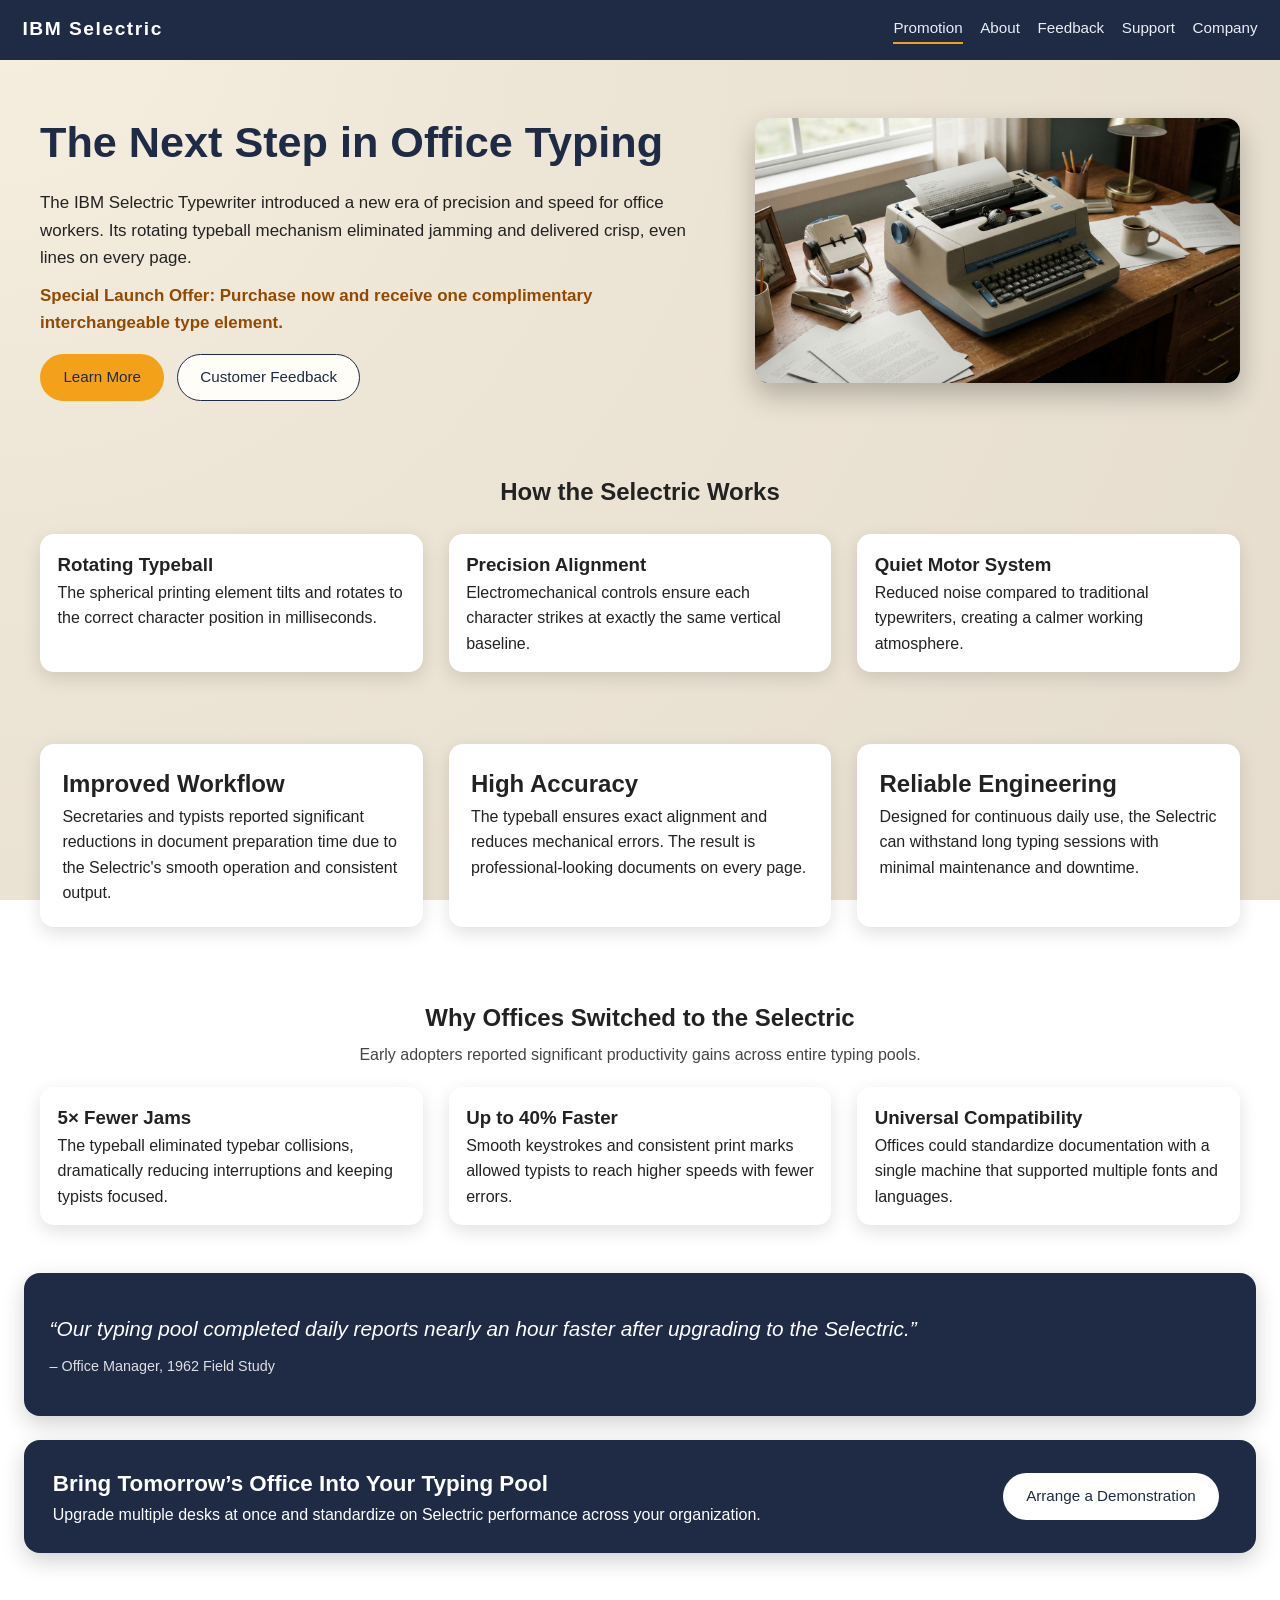
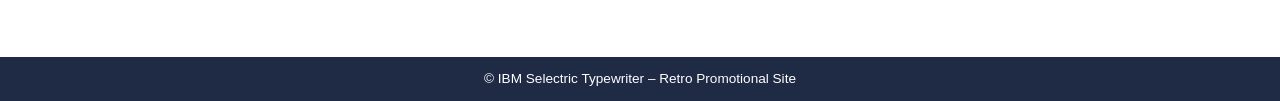
<file: ibm-selectric-site/index.html>
<!DOCTYPE html>
<html lang="en">
<head>
    <meta charset="UTF-8">
    <title>IBM Selectric Typewriter – Promotion Details</title>
    <meta name="viewport" content="width=device-width, initial-scale=1">
    <link rel="stylesheet" href="css/styles.css">
</head>

<body>
<header class="header">
    <div class="logo">IBM Selectric</div>

    <button class="menu-toggle" aria-label="Toggle Menu">☰</button>

    <nav class="nav">
        <a href="index.html" class="active">Promotion</a>
        <a href="about.html">About</a>
        <a href="feedback.html">Feedback</a>
        <a href="support.html">Support</a>
        <a href="company.html">Company</a>
    </nav>
</header>

<main>

    <!-- Hero section -->
    <section class="section hero" data-animate="fade-up">
        <div class="hero-text">
            <h1>The Next Step in Office Typing</h1>
            <p>
                The IBM Selectric Typewriter introduced a new era of precision and speed for office workers.
                Its rotating typeball mechanism eliminated jamming and delivered crisp, even lines on every page.
            </p>

            <p class="deal">
                Special Launch Offer: Purchase now and receive one complimentary interchangeable type element.
            </p>

            <div class="hero-actions">
                <a href="about.html" class="btn">Learn More</a>
                <a href="feedback.html" class="btn secondary">Customer Feedback</a>
            </div>
        </div>

        <!-- Hero image -->
        <div class="hero-img">
            <img src="img/selectric-hero.png" alt="IBM Selectric typewriter on a 1960s office desk">
        </div>
    </section>

    <!-- How It Works -->
    <section class="section how-it-works" data-animate="fade-up">
        <h2 class="center-text">How the Selectric Works</h2>

        <div class="hiw-grid">
            <article class="card small">
                <h3>Rotating Typeball</h3>
                <p>
                    The spherical printing element tilts and rotates to the correct character position in milliseconds.
                </p>
            </article>

            <article class="card small">
                <h3>Precision Alignment</h3>
                <p>
                    Electromechanical controls ensure each character strikes at exactly the same vertical baseline.
                </p>
            </article>

            <article class="card small">
                <h3>Quiet Motor System</h3>
                <p>
                    Reduced noise compared to traditional typewriters, creating a calmer working atmosphere.
                </p>
            </article>
        </div>
    </section>

    <!-- Feature cards -->
    <section class="section promo-grid" data-animate="fade-up">
        <article class="card">
            <h2>Improved Workflow</h2>
            <p>
                Secretaries and typists reported significant reductions in document preparation time due to
                the Selectric's smooth operation and consistent output.
            </p>
        </article>

        <article class="card">
            <h2>High Accuracy</h2>
            <p>
                The typeball ensures exact alignment and reduces mechanical errors. The result is
                professional-looking documents on every page.
            </p>
        </article>

        <article class="card">
            <h2>Reliable Engineering</h2>
            <p>
                Designed for continuous daily use, the Selectric can withstand long typing sessions
                with minimal maintenance and downtime.
            </p>
        </article>
    </section>

    <!-- Adoption Stats -->
    <section class="section adoption-stats" data-animate="fade-up">
        <h2 class="center-text">Why Offices Switched to the Selectric</h2>
        <p class="center-text sub-text">Early adopters reported significant productivity gains across entire typing pools.</p>

        <div class="feature-row">
            <article class="card small">
                <h3>5× Fewer Jams</h3>
                <p>
                    The typeball eliminated typebar collisions, dramatically reducing interruptions and keeping typists focused.
                </p>
            </article>

            <article class="card small">
                <h3>Up to 40% Faster</h3>
                <p>
                    Smooth keystrokes and consistent print marks allowed typists to reach higher speeds with fewer errors.
                </p>
            </article>

            <article class="card small">
                <h3>Universal Compatibility</h3>
                <p>
                    Offices could standardize documentation with a single machine that supported multiple fonts and languages.
                </p>
            </article>
        </div>
    </section>

    <!-- Testimonial Section -->
    <section class="section testimonial-strip" data-animate="fade-up">
        <div class="testimonial-content">
            <blockquote>
                “Our typing pool completed daily reports nearly an hour faster after upgrading to the Selectric.”
            </blockquote>
            <p class="author">– Office Manager, 1962 Field Study</p>
        </div>
    </section>

    <!-- Highlight strip -->
    <section class="section highlight-strip" data-animate="fade-up">
        <div class="highlight-content">
            <h2>Bring Tomorrow’s Office Into Your Typing Pool</h2>
            <p>
                Upgrade multiple desks at once and standardize on Selectric performance across your organization.
            </p>
        </div>
        <a href="support.html" class="btn light">Arrange a Demonstration</a>
    </section>

</main>

<footer class="footer">
    © IBM Selectric Typewriter – Retro Promotional Site
</footer>

<script src="js/main.js"></script>
</body>
</html>
</file>
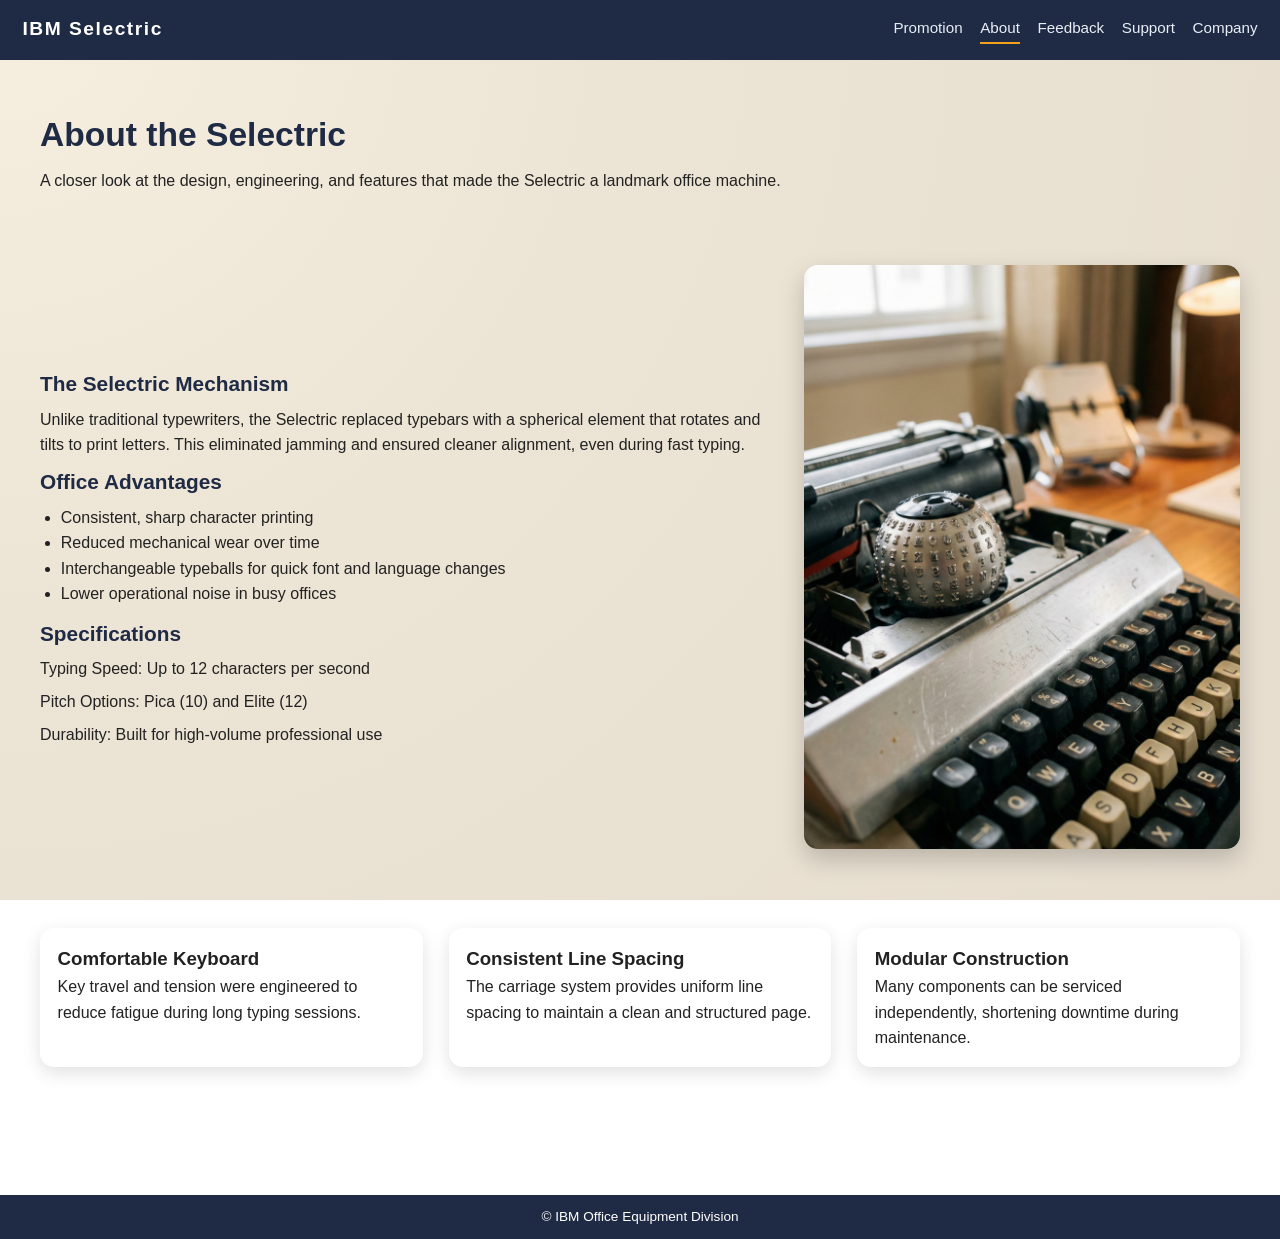
<file: ibm-selectric-site/about.html>
<!DOCTYPE html>
<html lang="en">
<head>
    <meta charset="UTF-8">
    <title>About the IBM Selectric Typewriter</title>
    <meta name="viewport" content="width=device-width, initial-scale=1">
    <link rel="stylesheet" href="css/styles.css">
</head>

<body>
<header class="header">
    <div class="logo">IBM Selectric</div>
    <button class="menu-toggle" aria-label="Toggle Menu">☰</button>

    <nav class="nav">
        <a href="index.html">Promotion</a>
        <a href="about.html" class="active">About</a>
        <a href="feedback.html">Feedback</a>
        <a href="support.html">Support</a>
        <a href="company.html">Company</a>
    </nav>
</header>

<main>
    <section class="section page-intro" data-animate="fade-up">
        <h1>About the Selectric</h1>
        <p>
            A closer look at the design, engineering, and features that made the Selectric a landmark office machine.
        </p>
    </section>

    <section class="section about-content" data-animate="fade-up">
        <!-- Text column -->
        <div class="about-text">
            <h2>The Selectric Mechanism</h2>
            <p>
                Unlike traditional typewriters, the Selectric replaced typebars with a spherical element
                that rotates and tilts to print letters. This eliminated jamming and ensured cleaner alignment,
                even during fast typing.
            </p>

            <h2>Office Advantages</h2>
            <ul>
                <li>Consistent, sharp character printing</li>
                <li>Reduced mechanical wear over time</li>
                <li>Interchangeable typeballs for quick font and language changes</li>
                <li>Lower operational noise in busy offices</li>
            </ul>

            <h2>Specifications</h2>
            <p>Typing Speed: Up to 12 characters per second</p>
            <p>Pitch Options: Pica (10) and Elite (12)</p>
            <p>Durability: Built for high-volume professional use</p>
        </div>

        <!-- Image column -->
        <div class="img-box">
            <img src="img/selectric-closeup.png"
                 alt="Close-up view of an IBM Selectric typewriter with the typeball element">
        </div>
    </section>

    <!-- Extra feature cards -->
    <section class="section feature-row" data-animate="fade-up">
        <article class="card small">
            <h3>Comfortable Keyboard</h3>
            <p>
                Key travel and tension were engineered to reduce fatigue during long typing sessions.
            </p>
        </article>
        <article class="card small">
            <h3>Consistent Line Spacing</h3>
            <p>
                The carriage system provides uniform line spacing to maintain a clean and structured page.
            </p>
        </article>
        <article class="card small">
            <h3>Modular Construction</h3>
            <p>
                Many components can be serviced independently, shortening downtime during maintenance.
            </p>
        </article>
    </section>
</main>

<footer class="footer">
    © IBM Office Equipment Division
</footer>

<script src="js/main.js"></script>
</body>
</html>
</file>
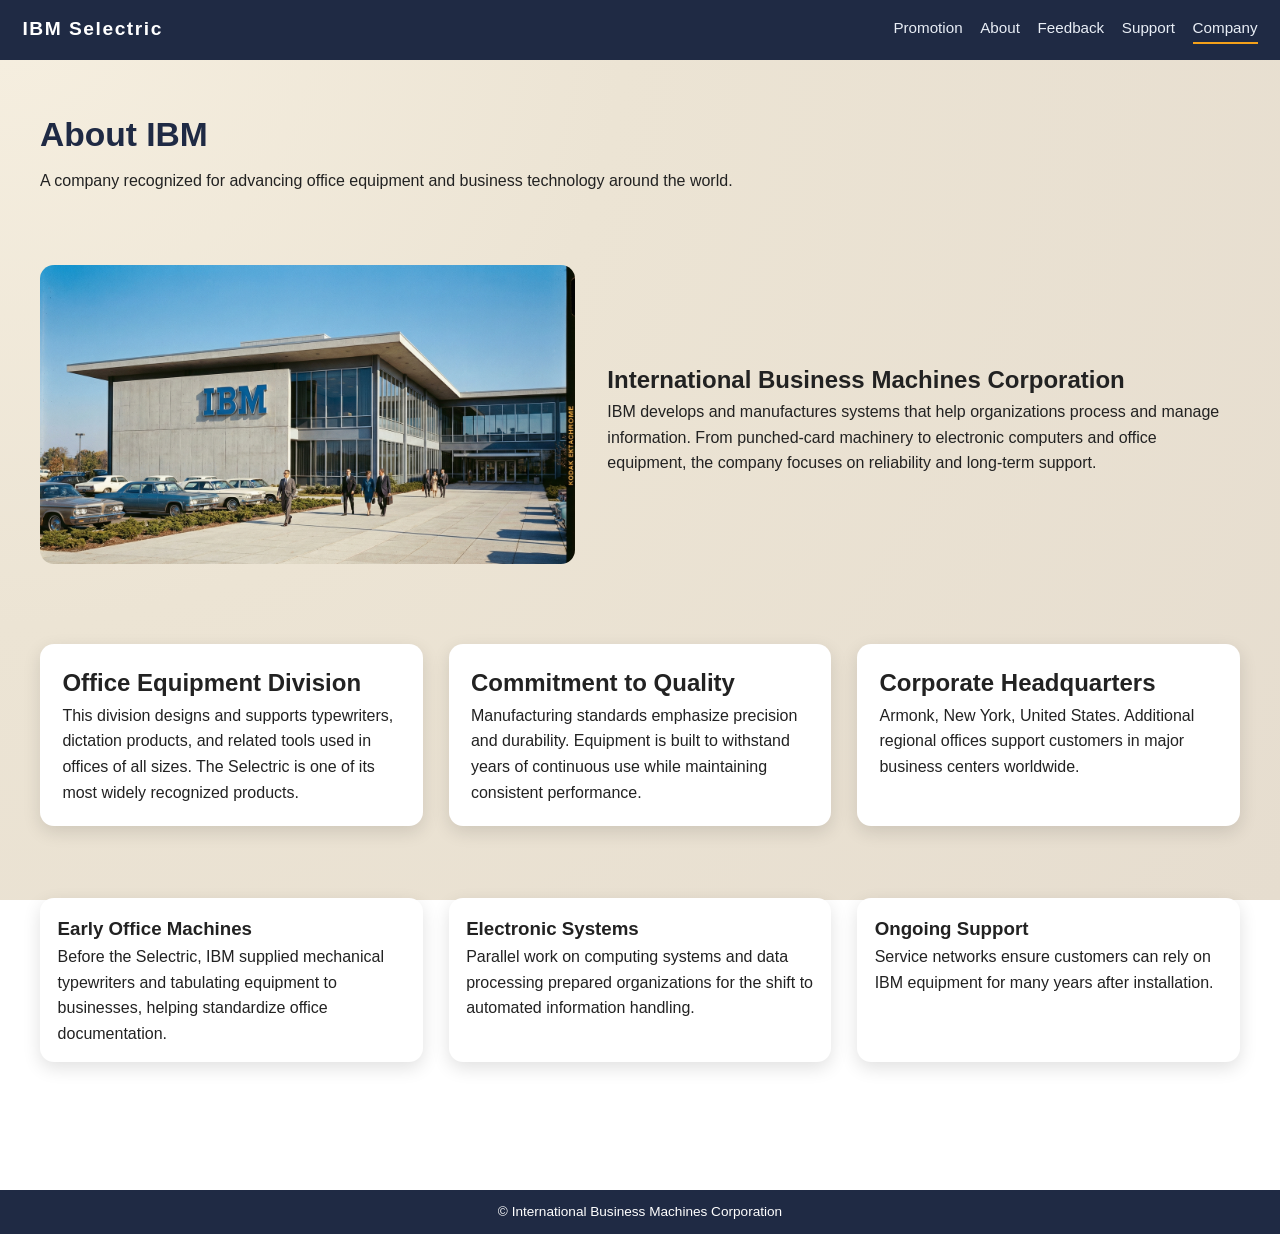
<file: ibm-selectric-site/company.html>
<!DOCTYPE html>
<html lang="en">
<head>
    <meta charset="UTF-8">
    <title>IBM Corporate Information</title>
    <meta name="viewport" content="width=device-width, initial-scale=1">
    <link rel="stylesheet" href="css/styles.css">
</head>

<body>
<header class="header">
    <div class="logo">IBM Selectric</div>
    <button class="menu-toggle" aria-label="Toggle Menu">☰</button>

    <nav class="nav">
        <a href="index.html">Promotion</a>
        <a href="about.html">About</a>
        <a href="feedback.html">Feedback</a>
        <a href="support.html">Support</a>
        <a href="company.html" class="active">Company</a>
    </nav>
</header>

<main>
    <section class="section page-intro" data-animate="fade-up">
        <h1>About IBM</h1>
        <p>
            A company recognized for advancing office equipment and business technology around the world.
        </p>
    </section>

    <!-- Company hero with building image -->
    <section class="section company-hero" data-animate="fade-up">
        <div class="company-hero-img">
            <!-- Image source: IBM Archives use for education purpose only-->
            <img src="img/ibm-building.png" alt="IBM corporate building in a mid-century architectural style">
        </div>
        <div class="company-hero-text">
            <h2>International Business Machines Corporation</h2>
            <p>
                IBM develops and manufactures systems that help organizations process and manage information.
                From punched-card machinery to electronic computers and office equipment, the company focuses
                on reliability and long-term support.
            </p>
        </div>
    </section>

    <!-- Cards with more detail -->
    <section class="section company-info" data-animate="fade-up">
        <article class="card">
            <h2>Office Equipment Division</h2>
            <p>
                This division designs and supports typewriters, dictation products, and related tools used
                in offices of all sizes. The Selectric is one of its most widely recognized products.
            </p>
        </article>

        <article class="card">
            <h2>Commitment to Quality</h2>
            <p>
                Manufacturing standards emphasize precision and durability. Equipment is built to withstand
                years of continuous use while maintaining consistent performance.
            </p>
        </article>

        <article class="card">
            <h2>Corporate Headquarters</h2>
            <p>
                Armonk, New York, United States. Additional regional offices support customers in major
                business centers worldwide.
            </p>
        </article>
    </section>

    <!-- Timeline-style row -->
    <section class="section timeline-row" data-animate="fade-up">
        <article class="card small">
            <h3>Early Office Machines</h3>
            <p>
                Before the Selectric, IBM supplied mechanical typewriters and tabulating equipment to businesses,
                helping standardize office documentation.
            </p>
        </article>
        <article class="card small">
            <h3>Electronic Systems</h3>
            <p>
                Parallel work on computing systems and data processing prepared organizations for the shift
                to automated information handling.
            </p>
        </article>
        <article class="card small">
            <h3>Ongoing Support</h3>
            <p>
                Service networks ensure customers can rely on IBM equipment for many years after installation.
            </p>
        </article>
    </section>
</main>

<footer class="footer">
    © International Business Machines Corporation
</footer>

<script src="js/main.js"></script>
</body>
</html>
</file>
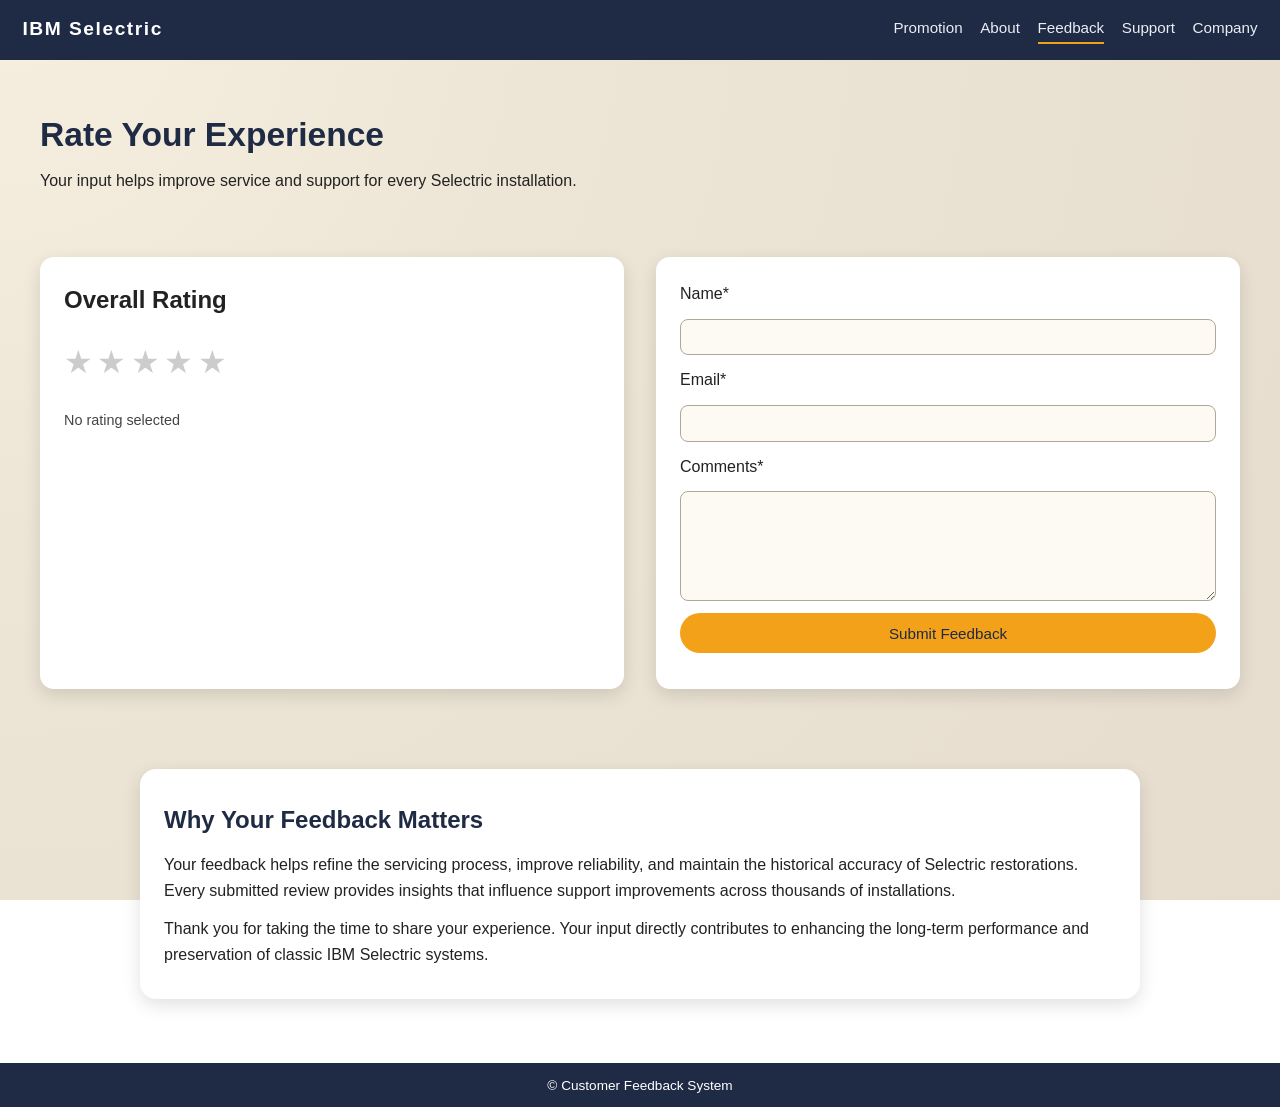
<file: ibm-selectric-site/feedback.html>
<!DOCTYPE html>
<html lang="en">
<head>
    <meta charset="UTF-8">
    <title>Selectric Customer Feedback</title>
    <meta name="viewport" content="width=device-width, initial-scale=1">
    <link rel="stylesheet" href="css/styles.css">
</head>

<body class="feedback-page">

<header class="header">
    <div class="logo">IBM Selectric</div>
    <button class="menu-toggle" aria-label="Toggle Menu">☰</button>

    <nav class="nav">
        <a href="index.html">Promotion</a>
        <a href="about.html">About</a>
        <a href="feedback.html" class="active">Feedback</a>
        <a href="support.html">Support</a>
        <a href="company.html">Company</a>
    </nav>
</header>

<main>
    <!-- INTRO -->
    <section class="section page-intro" data-animate="fade-up">
        <h1>Rate Your Experience</h1>
        <p>Your input helps improve service and support for every Selectric installation.</p>
    </section>

    <!-- RATING + FORM -->
    <section class="section feedback-section" data-animate="fade-up">
        <!-- Star rating box -->
        <div class="rating-box card">
            <h2>Overall Rating</h2>

            <div class="stars" id="starRating">
                <span data-star="1">★</span>
                <span data-star="2">★</span>
                <span data-star="3">★</span>
                <span data-star="4">★</span>
                <span data-star="5">★</span>
            </div>

            <p id="ratingValue">No rating selected</p>
        </div>

        <!-- Feedback form -->
        <form id="feedbackForm" class="form card">
            <label for="name">Name*</label>
            <input type="text" id="name" required>

            <label for="email">Email*</label>
            <input type="email" id="email" required>

            <label for="comments">Comments*</label>
            <textarea id="comments" required></textarea>

            <input id="rating" type="hidden" required>

            <button class="btn full" type="submit">Submit Feedback</button>

            <p id="formMsg" class="form-msg"></p>
        </form>
    </section>

    <!-- EXTRA SECTION TO FORCE PAGE HEIGHT (INLINE CSS INCLUDED) -->
    <section class="section" style="
        margin-top: 3rem;
        padding: 2rem 1.5rem;
        max-width: 1000px;
        background: #ffffff;
        border-radius: 16px;
        box-shadow: 0 6px 18px rgba(0,0,0,0.12);
        margin-left: auto;
        margin-right: auto;
    " data-animate="fade-up">
        <h2 style="margin-bottom: 0.8rem; color:#1f2a44;">Why Your Feedback Matters</h2>
        <p style="margin-bottom: 0.8rem;">
            Your feedback helps refine the servicing process, improve reliability, and maintain the historical
            accuracy of Selectric restorations. Every submitted review provides insights that influence support
            improvements across thousands of installations.
        </p>

        <p style="margin-bottom: 0;">
            Thank you for taking the time to share your experience. Your input directly contributes to enhancing
            the long-term performance and preservation of classic IBM Selectric systems.
        </p>
    </section>

</main>

<footer class="footer">
    © Customer Feedback System
</footer>

<script src="js/main.js"></script>
</body>
</html>
</file>
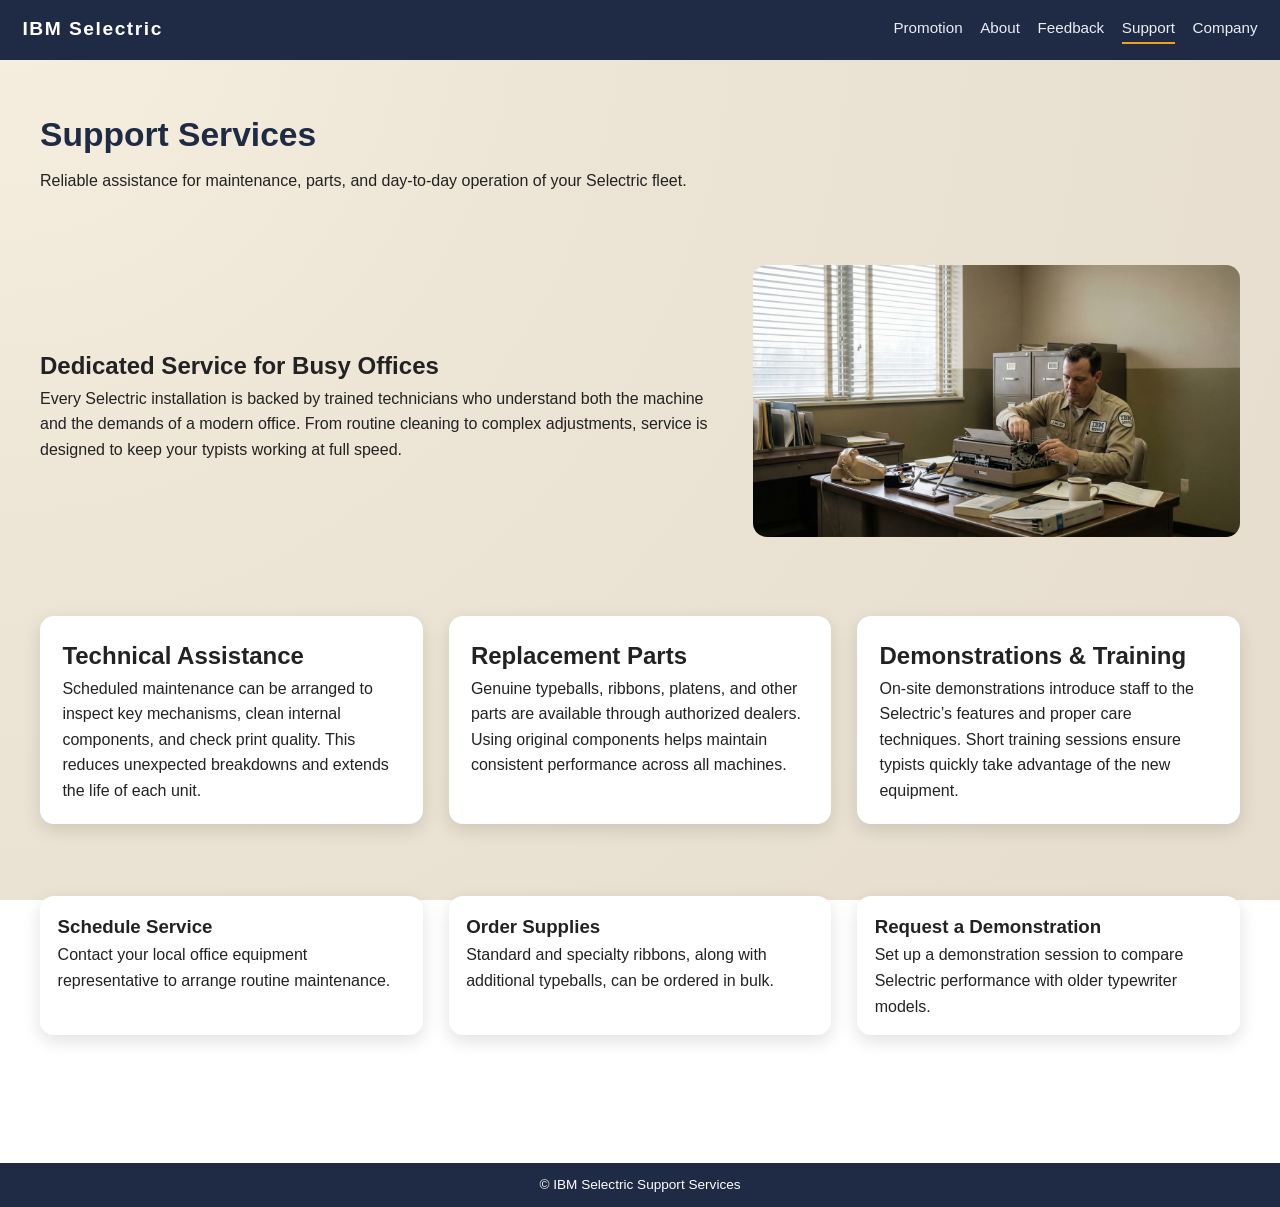
<file: ibm-selectric-site/support.html>
<!DOCTYPE html>
<html lang="en">
<head>
    <meta charset="UTF-8">
    <title>Selectric Support &amp; Service</title>
    <meta name="viewport" content="width=device-width, initial-scale=1">
    <link rel="stylesheet" href="css/styles.css">
</head>

<body>
<header class="header">
    <div class="logo">IBM Selectric</div>
    <button class="menu-toggle" aria-label="Toggle Menu">☰</button>

    <nav class="nav">
        <a href="index.html">Promotion</a>
        <a href="about.html">About</a>
        <a href="feedback.html">Feedback</a>
        <a href="support.html" class="active">Support</a>
        <a href="company.html">Company</a>
    </nav>
</header>

<main>
    <section class="section page-intro" data-animate="fade-up">
        <h1>Support Services</h1>
        <p>Reliable assistance for maintenance, parts, and day-to-day operation of your Selectric fleet.</p>
    </section>

    <!-- Support overview with image -->
    <section class="section support-hero" data-animate="fade-up">
        <div class="support-hero-text">
            <h2>Dedicated Service for Busy Offices</h2>
            <p>
                Every Selectric installation is backed by trained technicians who understand both the machine
                and the demands of a modern office. From routine cleaning to complex adjustments, service
                is designed to keep your typists working at full speed.
            </p>
        </div>
        <div class="support-hero-img">
            <img src="img/selectric-service.png" alt="Technician working on an IBM Selectric typewriter">
        </div>
    </section>

    <!-- Support cards -->
    <section class="section support-grid" data-animate="fade-up">
        <article class="card">
            <h2>Technical Assistance</h2>
            <p>
                Scheduled maintenance can be arranged to inspect key mechanisms, clean internal components,
                and check print quality. This reduces unexpected breakdowns and extends the life of each unit.
            </p>
        </article>

        <article class="card">
            <h2>Replacement Parts</h2>
            <p>
                Genuine typeballs, ribbons, platens, and other parts are available through authorized dealers.
                Using original components helps maintain consistent performance across all machines.
            </p>
        </article>

        <article class="card">
            <h2>Demonstrations &amp; Training</h2>
            <p>
                On-site demonstrations introduce staff to the Selectric’s features and proper care techniques.
                Short training sessions ensure typists quickly take advantage of the new equipment.
            </p>
        </article>
    </section>

    <!-- Contact-style card row -->
    <section class="section contact-row" data-animate="fade-up">
        <article class="card small">
            <h3>Schedule Service</h3>
            <p>Contact your local office equipment representative to arrange routine maintenance.</p>
        </article>
        <article class="card small">
            <h3>Order Supplies</h3>
            <p>Standard and specialty ribbons, along with additional typeballs, can be ordered in bulk.</p>
        </article>
        <article class="card small">
            <h3>Request a Demonstration</h3>
            <p>Set up a demonstration session to compare Selectric performance with older typewriter models.</p>
        </article>
    </section>
</main>

<footer class="footer">
    © IBM Selectric Support Services
</footer>

<script src="js/main.js"></script>
</body>
</html>
</file>
<file: ibm-selectric-site/css/styles.css>
/* Basic reset */
* {
    margin: 0;
    padding: 0;
    box-sizing: border-box;
}

/* Base styling */
html, body {
    height: 100%;
}

/* body {
    font-family: -apple-system, BlinkMacSystemFont, "Segoe UI", Arial, sans-serif;
    background: radial-gradient(circle at top left, #f6efe0 0, #ece4d4 40%, #e6ddcf 100%);
    color: #222;
    line-height: 1.6;
    margin: 0;
} */

body {
    font-family: -apple-system, BlinkMacSystemFont, "Segoe UI", Arial, sans-serif;
    background: radial-gradient(circle at top left, #f6efe0 0, #ece4d4 40%, #e6ddcf 100%);
    background-attachment: fixed; /* prevents visible banding */
    color: #222;
    line-height: 1.6;
    margin: 0;
}


/* Header and navigation */
.header {
    background: #1f2a44;
    padding: 0.9rem 1.4rem;
    color: #fff;
    display: flex;
    justify-content: space-between;
    align-items: center;
    position: sticky;
    top: 0;
    z-index: 20;
}

.logo {
    font-weight: 700;
    font-size: 1.2rem;
    letter-spacing: 0.08em;
}

.nav {
    display: flex;
    gap: 1.1rem;
}

.nav a {
    color: #e9eef6;
    text-decoration: none;
    padding-bottom: 2px;
    border-bottom: 2px solid transparent;
    font-size: 0.95rem;
}

.nav a.active,
.nav a:hover {
    border-bottom-color: #f4a11a;
}

/* Mobile menu button */
.menu-toggle {
    display: none;
    background: none;
    border: 1px solid #fff;
    color: #fff;
    padding: 0.25rem 0.6rem;
    border-radius: 4px;
}

/* Main layout: full bleed background, centered content */
main {
    width: 100%;
    padding: 1.5rem 1.5rem 2rem;
}


/* Sections: Apple-style centered container */




.section {
    max-width: 1280px;
    margin: 0 auto 1.5rem;
    padding: 1.5rem 1rem;
}


/* -----------------------------------
   HERO SECTION
----------------------------------- */
.hero {
    display: grid;
    grid-template-columns: minmax(0, 1.4fr) minmax(0, 1fr);
    gap: 2.3rem;
    align-items: center;
}

.hero-text h1 {
    font-size: 2.7rem;
    color: #1f2a44;
    margin-bottom: 0.8rem;
}

.hero-text p {
    font-size: 1.06rem;
    margin-bottom: 0.4rem;
}

.deal {
    margin-top: 0.7rem;
    font-weight: 600;
    color: #914a00;
}

.hero-actions {
    margin-top: 1.1rem;
}

.hero-img img {
    width: 100%;
    border-radius: 14px;
    box-shadow: 0 12px 28px rgba(0, 0, 0, 0.25);
    object-fit: cover;
}

/* -----------------------------------
   BUTTONS
----------------------------------- */
.btn {
    background: #f4a11a;
    color: #1f2a44;
    padding: 0.65rem 1.4rem;
    border-radius: 999px;
    text-decoration: none;
    margin-right: 0.5rem;
    font-size: 0.95rem;
    border: 1px solid transparent;
    display: inline-block;
    transition: transform 0.12s ease, box-shadow 0.12s ease;
    cursor: pointer;
}

.btn:hover {
    box-shadow: 0 6px 16px rgba(0, 0, 0, 0.18);
    transform: translateY(-2px);
}

.btn.secondary {
    background: #fffdf8;
    border-color: #1f2a44;
}

.btn.light {
    background: #fff;
    color: #1f2a44;
}

.btn.full {
    width: 100%;
}

/* -----------------------------------
   CARD UTILITY
----------------------------------- */
.card {
    background: #ffffff;
    padding: 1.3rem 1.4rem;
    border-radius: 14px;
    box-shadow: 0 6px 18px rgba(0, 0, 0, 0.12);
    transition: transform 0.15s ease, box-shadow 0.15s ease;
}

.card:hover {
    transform: translateY(-4px);
    box-shadow: 0 10px 26px rgba(0, 0, 0, 0.18);
}

.card.small {
    padding: 1rem 1.1rem;
}

/* -----------------------------------
   GRIDS
----------------------------------- */
.promo-grid {
    display: grid;
    grid-template-columns: repeat(auto-fit, minmax(280px, 1fr));
    gap: 1.6rem;
}

.hiw-grid {
    margin-top: 1.4rem;
    display: grid;
    grid-template-columns: repeat(auto-fit, minmax(260px, 1fr));
    gap: 1.6rem;
}

.feature-row,
.timeline-row,
.contact-row {
    display: grid;
    grid-template-columns: repeat(auto-fit, minmax(260px, 1fr));
    gap: 1.6rem;
}

.company-info,
.support-grid {
    display: grid;
    grid-template-columns: repeat(auto-fit, minmax(280px, 1fr));
    gap: 1.6rem;
}

/* -----------------------------------
   HIGHLIGHT STRIP
----------------------------------- */
.highlight-strip {
    display: flex;
    align-items: center;
    justify-content: space-between;
    background: #1f2a44;
    color: #fff;
    padding: 1.6rem 1.8rem;
    border-radius: 16px;
    box-shadow: 0 8px 22px rgba(0, 0, 0, 0.18);
    gap: 1rem;
}

.highlight-strip h2 {
    font-size: 1.4rem;
}

/* Typography helpers */
.center-text {
    text-align: center;
}

.sub-text {
    margin-top: 0.3rem;
    color: #444;
    margin-bottom: 1.2rem;
    font-size: 1rem;
}

/* -----------------------------------
   TESTIMONIAL
----------------------------------- */
.testimonial-strip {
    background: #1f2a44;
    color: #ffffff;
    padding: 2.4rem 1.6rem;
    border-radius: 16px;
    box-shadow: 0 8px 22px rgba(0, 0, 0, 0.18);
}

.testimonial-strip blockquote {
    font-size: 1.3rem;
    font-style: italic;
    margin-bottom: 0.6rem;
}

.testimonial-strip .author {
    font-size: 0.9rem;
    opacity: 0.85;
}

/* -----------------------------------
   PAGE INTRO
----------------------------------- */
.page-intro {
    text-align: left;
}

.page-intro h1 {
    font-size: 2.1rem;
    color: #1f2a44;
    margin-bottom: 0.4rem;
}

/* -----------------------------------
   ABOUT PAGE
----------------------------------- */
.about-content {
    display: grid;
    grid-template-columns: minmax(0, 2fr) minmax(0, 1.2fr);
    gap: 2.4rem;
    align-items: center;
}

.about-text h2 {
    font-size: 1.3rem;
    color: #1f2a44;
    margin-bottom: 0.4rem;
}

.about-text p {
    margin-bottom: 0.45rem;
}

.about-text ul {
    margin: 0.4rem 0 0.6rem 1.3rem;
}

.img-box img {
    width: 100%;
    border-radius: 14px;
    box-shadow: 0 10px 24px rgba(0, 0, 0, 0.2);
}

/* -----------------------------------
   FEEDBACK PAGE
----------------------------------- */
.feedback-section {
    display: grid;
    grid-template-columns: minmax(0, 1.1fr) minmax(0, 1.1fr);
    gap: 2rem;
}

.rating-box h2 {
    margin-bottom: 0.5rem;
}

/* star rating */
.stars span {
    cursor: pointer;
    font-size: 2rem;
    color: #ccc;
    transition: color 0.2s ease;
}

.stars span.selected {
    color: #f4a11a;
}

#ratingValue {
    margin-top: 0.5rem;
    font-size: 0.9rem;
    color: #444;
}

/* Form */
.form {
    display: flex;
    flex-direction: column;
    gap: 0.75rem;
}

.form input,
.form textarea {
    padding: 0.55rem 0.7rem;
    border-radius: 8px;
    border: 1px solid #b0a698;
    font-size: 0.95rem;
    background: #fdfaf4;
}

.form textarea {
    min-height: 110px;
}

.form-msg {
    font-size: 0.9rem;
}


/* Center feedback content like other pages */
.feedback-section {
    max-width: 1200px;
    margin: 0 auto;
    padding: 1rem 0 2rem;    /* reduces huge spacing */
}

/* Fix cards spacing so they do not stretch weirdly */
.rating-box.card,
.form.card {
    padding: 1.5rem 1.5rem;
}

/* Fix spacing above and below the rating box */
.rating-box {
    display: flex;
    flex-direction: column;
    justify-content: flex-start;
}

/* Fix star spacing */
.stars {
    margin: 0.6rem 0 0.8rem;
}

/* Fix footer overlap and double-colored background issue */
body.feedback-page main {
    padding-bottom: 1rem !important;
}

body.feedback-page .footer {
    margin-top: 1.5rem !important;
}


/* -----------------------------------
   SUPPORT PAGE
----------------------------------- */
.support-hero {
    display: grid;
    grid-template-columns: minmax(0, 1.4fr) minmax(0, 1fr);
    gap: 2rem;
    align-items: center;
}

.support-hero-img img {
    width: 100%;
    border-radius: 14px;
}

/* -----------------------------------
   COMPANY PAGE
----------------------------------- */
.company-hero {
    display: grid;
    grid-template-columns: minmax(0, 1.1fr) minmax(0, 1.3fr);
    gap: 2rem;
    align-items: center;
}

.company-hero-img img {
    width: 100%;
    border-radius: 14px;
}

/* -----------------------------------
   FOOTER
----------------------------------- */
.footer {
    background: #1f2a44;
    color: #ffffff;
    text-align: center;
    padding: 0.7rem 1rem;
    font-size: 0.85rem;
    margin-top: 3rem;
}

/* -----------------------------------
   ANIMATIONS
----------------------------------- */
[data-animate] {
    opacity: 0;
    transform: translateY(16px);
    transition: opacity 0.6s ease, transform 0.6s ease;
}

[data-animate].in-view {
    opacity: 1;
    transform: translateY(0);
}

/* -----------------------------------
   RESPONSIVE
----------------------------------- */
@media (max-width: 900px) {
    main {
        padding: 2rem 1.2rem 3rem;
    }

    .section {
        margin-bottom: 2rem;
    }

    .hero,
    .about-content,
    .feedback-section,
    .support-hero,
    .company-hero {
        grid-template-columns: 1fr;
    }

    .highlight-strip {
        flex-direction: column;
        align-items: flex-start;
    }
}

@media (max-width: 760px) {
    .nav {
        display: none;
        flex-direction: column;
        background: #1f2a44;
        position: absolute;
        top: 60px;
        right: 10px;
        width: 180px;
        padding: 0.8rem;
        border-radius: 8px;
        box-shadow: 0 6px 18px rgba(0,0,0,0.25);
        z-index: 999;
    }

    .nav.open {
        display: flex;
    }

    .menu-toggle {
        display: block;
    }
}
</file>
